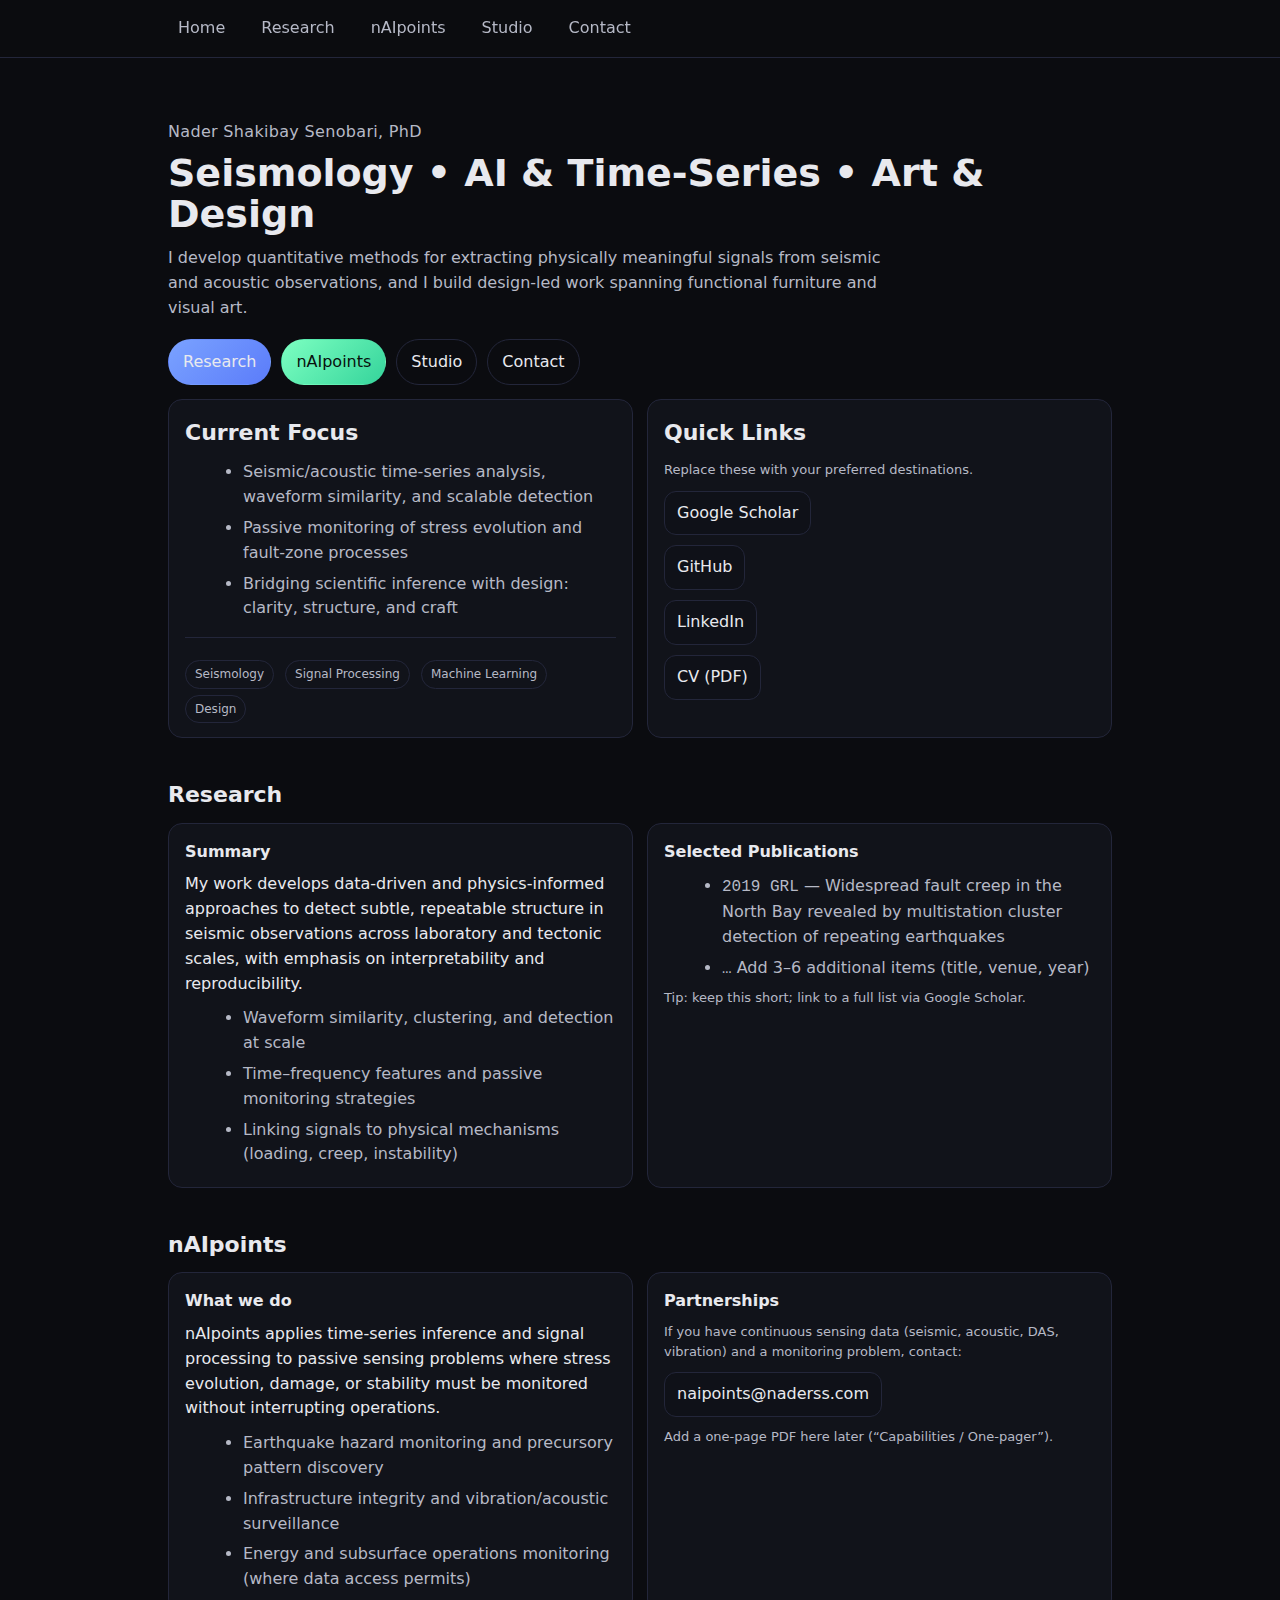
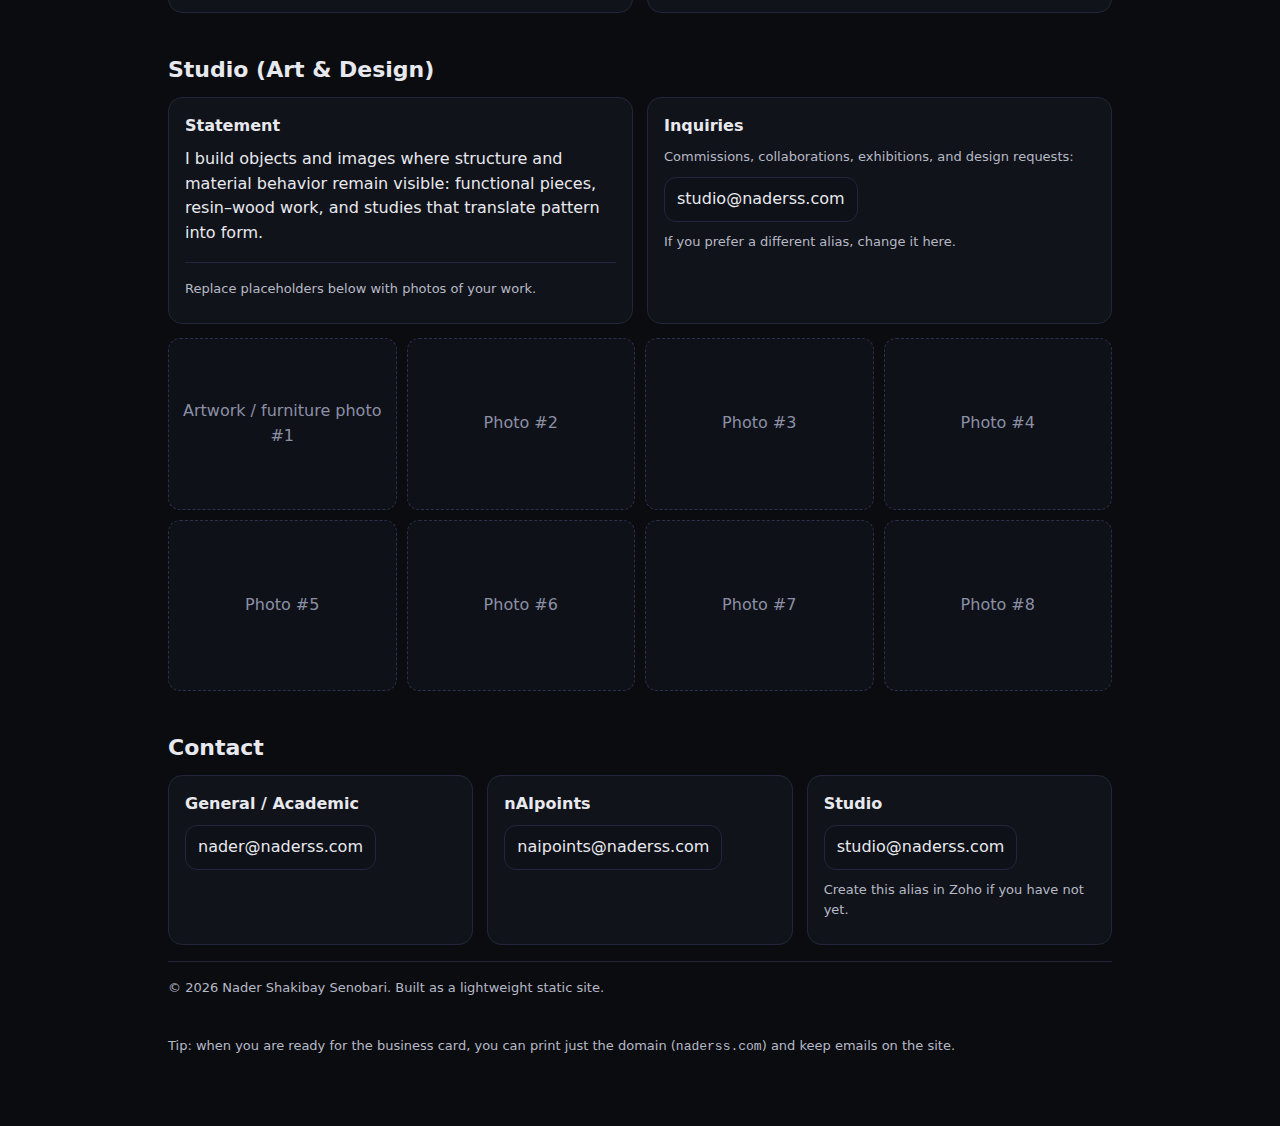
<file: naipoints/index.html>
<!doctype html>
<html lang="en">
<head>
  <meta charset="utf-8" />
  <meta name="viewport" content="width=device-width, initial-scale=1" />
  <title>Nader Shakibay Senobari | Research • nAIpoints • Studio</title>
  <meta name="description" content="Nader Shakibay Senobari — Seismology, AI & time-series analysis, and art/design." />

  <style>
    :root{
      --bg:#0b0c10;
      --card:#11131a;
      --text:#e8e9ee;
      --muted:#b6b9c6;
      --line:#23263a;
      --accent:#7aa2ff;
      --accent2:#7cffc1;
      --max:980px;
      --r:14px;
    }
    *{box-sizing:border-box}
    html,body{margin:0; padding:0; background:var(--bg); color:var(--text); font:16px/1.55 system-ui,-apple-system,Segoe UI,Roboto,Helvetica,Arial,sans-serif}
    a{color:inherit}
    .wrap{max-width:var(--max); margin:0 auto; padding:28px 18px 70px}
    header{padding:34px 0 14px}
    .kicker{color:var(--muted); letter-spacing:.02em}
    h1{margin:8px 0 10px; font-size:38px; line-height:1.1}
    .subtitle{color:var(--muted); max-width:70ch}
    .btns{display:flex; flex-wrap:wrap; gap:10px; margin-top:18px}
    .btn{
      display:inline-flex; align-items:center; justify-content:center;
      padding:10px 14px; border-radius:999px; border:1px solid var(--line);
      background:transparent; text-decoration:none; color:var(--text);
    }
    .btn.primary{border-color:transparent; background:linear-gradient(135deg,var(--accent),#5b7cfa)}
    .btn.secondary{border-color:transparent; background:linear-gradient(135deg,var(--accent2),#35d49b); color:#08110d}
    nav{position:sticky; top:0; z-index:10; background:rgba(11,12,16,.82); backdrop-filter:blur(10px); border-bottom:1px solid var(--line)}
    nav .bar{max-width:var(--max); margin:0 auto; padding:10px 18px; display:flex; gap:16px; overflow:auto}
    nav a{color:var(--muted); text-decoration:none; white-space:nowrap; padding:6px 10px; border-radius:999px}
    nav a:hover{color:var(--text); background:#0f1118}
    section{margin-top:22px; padding-top:18px}
    .grid{display:grid; gap:14px; grid-template-columns:1fr}
    @media (min-width:840px){
      .grid.two{grid-template-columns:1fr 1fr}
      .grid.three{grid-template-columns:1fr 1fr 1fr}
    }
    .card{
      background:var(--card); border:1px solid var(--line);
      border-radius:var(--r); padding:16px 16px 14px
    }
    h2{margin:0 0 10px; font-size:22px}
    h3{margin:0 0 8px; font-size:16px}
    p{margin:0 0 10px}
    ul{margin:10px 0 0 18px; color:var(--muted)}
    li{margin:6px 0}
    .tag{display:inline-block; font-size:12px; color:var(--muted); border:1px solid var(--line); padding:4px 9px; border-radius:999px; margin:6px 6px 0 0}
    .hr{height:1px; background:var(--line); margin:16px 0}
    .small{font-size:13px; color:var(--muted)}
    .mono{font-family:ui-monospace,SFMono-Regular,Menlo,Monaco,Consolas,monospace}
    .gallery{display:grid; gap:10px; grid-template-columns:repeat(2,1fr)}
    @media (min-width:840px){ .gallery{grid-template-columns:repeat(4,1fr)} }
    .ph{
      aspect-ratio: 4/3; border-radius:12px; border:1px dashed #2a2f4a;
      display:flex; align-items:center; justify-content:center; color:#8b90a6; background:#0f1118;
      text-align:center; padding:10px
    }
    footer{margin-top:38px; color:var(--muted)}
    .pill{
      display:inline-flex; gap:8px; align-items:center; padding:9px 12px;
      border-radius:12px; border:1px solid var(--line); background:#0f1118;
      text-decoration:none
    }
  </style>
</head>

<body>

<nav>
  <div class="bar">
    <a href="#home">Home</a>
    <a href="#research">Research</a>
    <a href="#naipoints">nAIpoints</a>
    <a href="#studio">Studio</a>
    <a href="#contact">Contact</a>
  </div>
</nav>

<div class="wrap" id="home">
  <header>
    <div class="kicker">Nader Shakibay Senobari, PhD</div>
    <h1>Seismology • AI & Time-Series • Art & Design</h1>
    <p class="subtitle">
      I develop quantitative methods for extracting physically meaningful signals from seismic and acoustic observations,
      and I build design-led work spanning functional furniture and visual art.
    </p>

    <div class="btns">
      <a class="btn primary" href="#research">Research</a>
      <a class="btn secondary" href="#naipoints">nAIpoints</a>
      <a class="btn" href="#studio">Studio</a>
      <a class="btn" href="#contact">Contact</a>
    </div>
  </header>

  <div class="grid two">
    <div class="card">
      <h2>Current Focus</h2>
      <ul>
        <li>Seismic/acoustic time-series analysis, waveform similarity, and scalable detection</li>
        <li>Passive monitoring of stress evolution and fault-zone processes</li>
        <li>Bridging scientific inference with design: clarity, structure, and craft</li>
      </ul>
      <div class="hr"></div>
      <div class="tag">Seismology</div>
      <div class="tag">Signal Processing</div>
      <div class="tag">Machine Learning</div>
      <div class="tag">Design</div>
    </div>

    <div class="card">
      <h2>Quick Links</h2>
      <p class="small">Replace these with your preferred destinations.</p>
      <p><a class="pill" href="#" target="_blank" rel="noopener">Google Scholar</a></p>
      <p><a class="pill" href="#" target="_blank" rel="noopener">GitHub</a></p>
      <p><a class="pill" href="#" target="_blank" rel="noopener">LinkedIn</a></p>
      <p><a class="pill" href="#" target="_blank" rel="noopener">CV (PDF)</a></p>
    </div>
  </div>

  <section id="research">
    <h2>Research</h2>
    <div class="grid two">
      <div class="card">
        <h3>Summary</h3>
        <p>
          My work develops data-driven and physics-informed approaches to detect subtle, repeatable structure in seismic
          observations across laboratory and tectonic scales, with emphasis on interpretability and reproducibility.
        </p>
        <ul>
          <li>Waveform similarity, clustering, and detection at scale</li>
          <li>Time–frequency features and passive monitoring strategies</li>
          <li>Linking signals to physical mechanisms (loading, creep, instability)</li>
        </ul>
      </div>

      <div class="card">
        <h3>Selected Publications</h3>
        <ul>
          <li><span class="mono">2019 GRL</span> — Widespread fault creep in the North Bay revealed by multistation cluster detection of repeating earthquakes</li>
          <li><span class="mono">…</span> Add 3–6 additional items (title, venue, year)</li>
        </ul>
        <p class="small">Tip: keep this short; link to a full list via Google Scholar.</p>
      </div>
    </div>
  </section>

  <section id="naipoints">
    <h2>nAIpoints</h2>
    <div class="grid two">
      <div class="card">
        <h3>What we do</h3>
        <p>
          nAIpoints applies time-series inference and signal processing to passive sensing problems where stress evolution,
          damage, or stability must be monitored without interrupting operations.
        </p>
        <ul>
          <li>Earthquake hazard monitoring and precursory pattern discovery</li>
          <li>Infrastructure integrity and vibration/acoustic surveillance</li>
          <li>Energy and subsurface operations monitoring (where data access permits)</li>
        </ul>
      </div>

      <div class="card">
        <h3>Partnerships</h3>
        <p class="small">
          If you have continuous sensing data (seismic, acoustic, DAS, vibration) and a monitoring problem, contact:
        </p>
        <p><a class="pill" href="mailto:naipoints@naderss.com">naipoints@naderss.com</a></p>
        <p class="small">Add a one-page PDF here later (“Capabilities / One-pager”).</p>
      </div>
    </div>
  </section>

  <section id="studio">
    <h2>Studio (Art & Design)</h2>
    <div class="grid two">
      <div class="card">
        <h3>Statement</h3>
        <p>
          I build objects and images where structure and material behavior remain visible: functional pieces, resin–wood work,
          and studies that translate pattern into form.
        </p>
        <div class="hr"></div>
        <p class="small">Replace placeholders below with photos of your work.</p>
      </div>

      <div class="card">
        <h3>Inquiries</h3>
        <p class="small">Commissions, collaborations, exhibitions, and design requests:</p>
        <p><a class="pill" href="mailto:studio@naderss.com">studio@naderss.com</a></p>
        <p class="small">If you prefer a different alias, change it here.</p>
      </div>
    </div>

    <div class="gallery" style="margin-top:14px">
      <div class="ph">Artwork / furniture photo #1</div>
      <div class="ph">Photo #2</div>
      <div class="ph">Photo #3</div>
      <div class="ph">Photo #4</div>
      <div class="ph">Photo #5</div>
      <div class="ph">Photo #6</div>
      <div class="ph">Photo #7</div>
      <div class="ph">Photo #8</div>
    </div>
  </section>

  <section id="contact">
    <h2>Contact</h2>
    <div class="grid three">
      <div class="card">
        <h3>General / Academic</h3>
        <p><a class="pill" href="mailto:nader@naderss.com">nader@naderss.com</a></p>
      </div>
      <div class="card">
        <h3>nAIpoints</h3>
        <p><a class="pill" href="mailto:naipoints@naderss.com">naipoints@naderss.com</a></p>
      </div>
      <div class="card">
        <h3>Studio</h3>
        <p><a class="pill" href="mailto:studio@naderss.com">studio@naderss.com</a></p>
        <p class="small">Create this alias in Zoho if you have not yet.</p>
      </div>
    </div>

    <div class="hr"></div>
    <p class="small">
      © <span id="yr"></span> Nader Shakibay Senobari. Built as a lightweight static site.
    </p>
  </section>

  <footer class="small">
    Tip: when you are ready for the business card, you can print just the domain (<span class="mono">naderss.com</span>) and keep emails on the site.
  </footer>
</div>

<script>
  document.getElementById("yr").textContent = new Date().getFullYear();
</script>

</body>
</html>
</file>
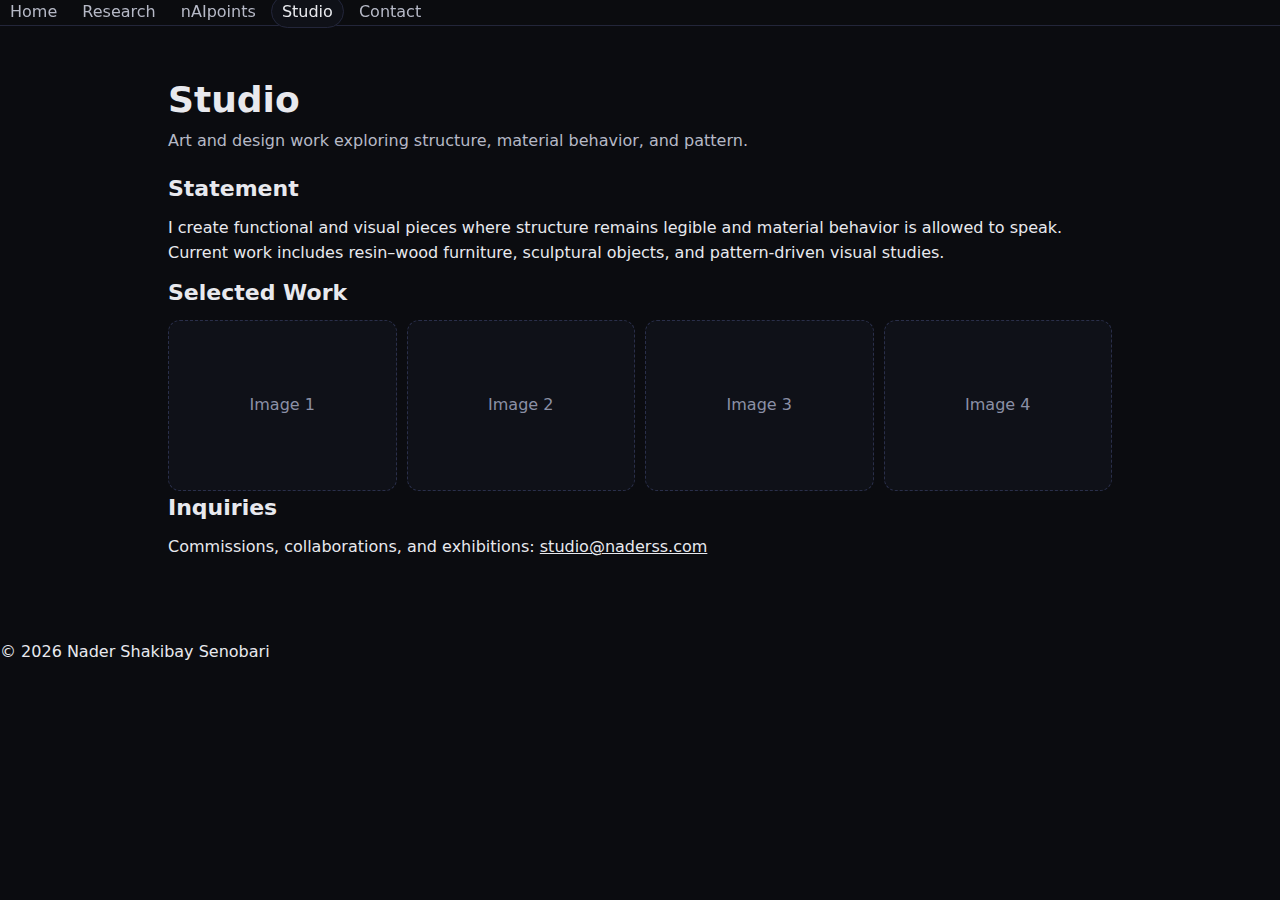
<file: studio/index.html>
<!doctype html>
<html lang="en">
<head>
  <meta charset="utf-8">
  <title>Studio | Nader Shakibay Senobari</title>
  <meta name="viewport" content="width=device-width, initial-scale=1">
  <meta name="description" content="Studio work by Nader Shakibay Senobari — art, design, and functional objects.">

  <link rel="stylesheet" href="/assets/style.css">
</head>

<body>

<nav class="site-nav">
  <a href="/">Home</a>
  <a href="/research/">Research</a>
  <a href="/naipoints/">nAIpoints</a>
  <a href="/studio/" aria-current="page">Studio</a>
  <a href="/contact/">Contact</a>
</nav>

<main class="wrap">
  <header>
    <h1>Studio</h1>
    <p class="subtitle">
      Art and design work exploring structure, material behavior, and pattern.
    </p>
  </header>

  <section>
    <h2>Statement</h2>
    <p>
      I create functional and visual pieces where structure remains legible and material
      behavior is allowed to speak. Current work includes resin–wood furniture,
      sculptural objects, and pattern-driven visual studies.
    </p>
  </section>

  <section>
    <h2>Selected Work</h2>
    <div class="gallery">
      <div class="ph">Image 1</div>
      <div class="ph">Image 2</div>
      <div class="ph">Image 3</div>
      <div class="ph">Image 4</div>
    </div>
  </section>

  <section>
    <h2>Inquiries</h2>
    <p>
      Commissions, collaborations, and exhibitions:
      <a href="mailto:studio@naderss.com">studio@naderss.com</a>
    </p>
  </section>
</main>

<footer>
  <p>© <span id="yr"></span> Nader Shakibay Senobari</p>
</footer>

<script>
  document.getElementById("yr").textContent = new Date().getFullYear();
</script>

</body>
</html>
</file>
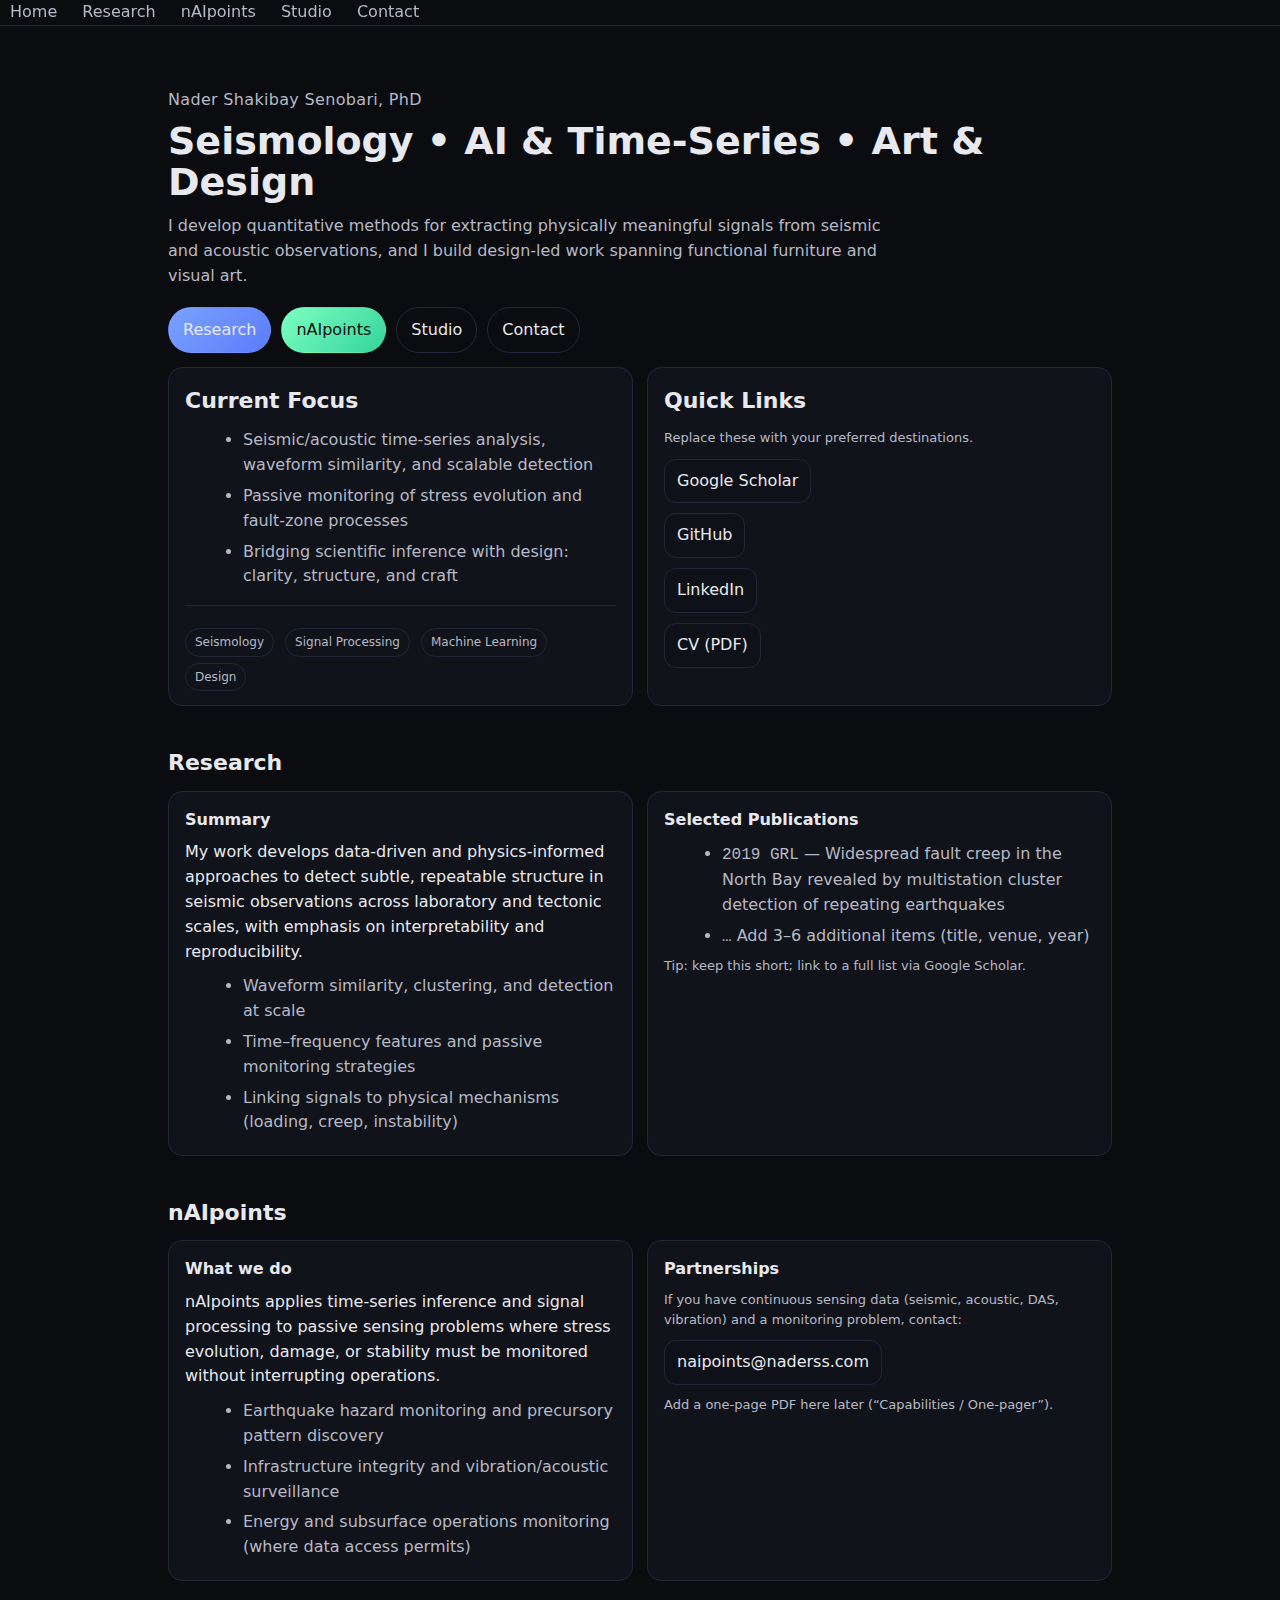
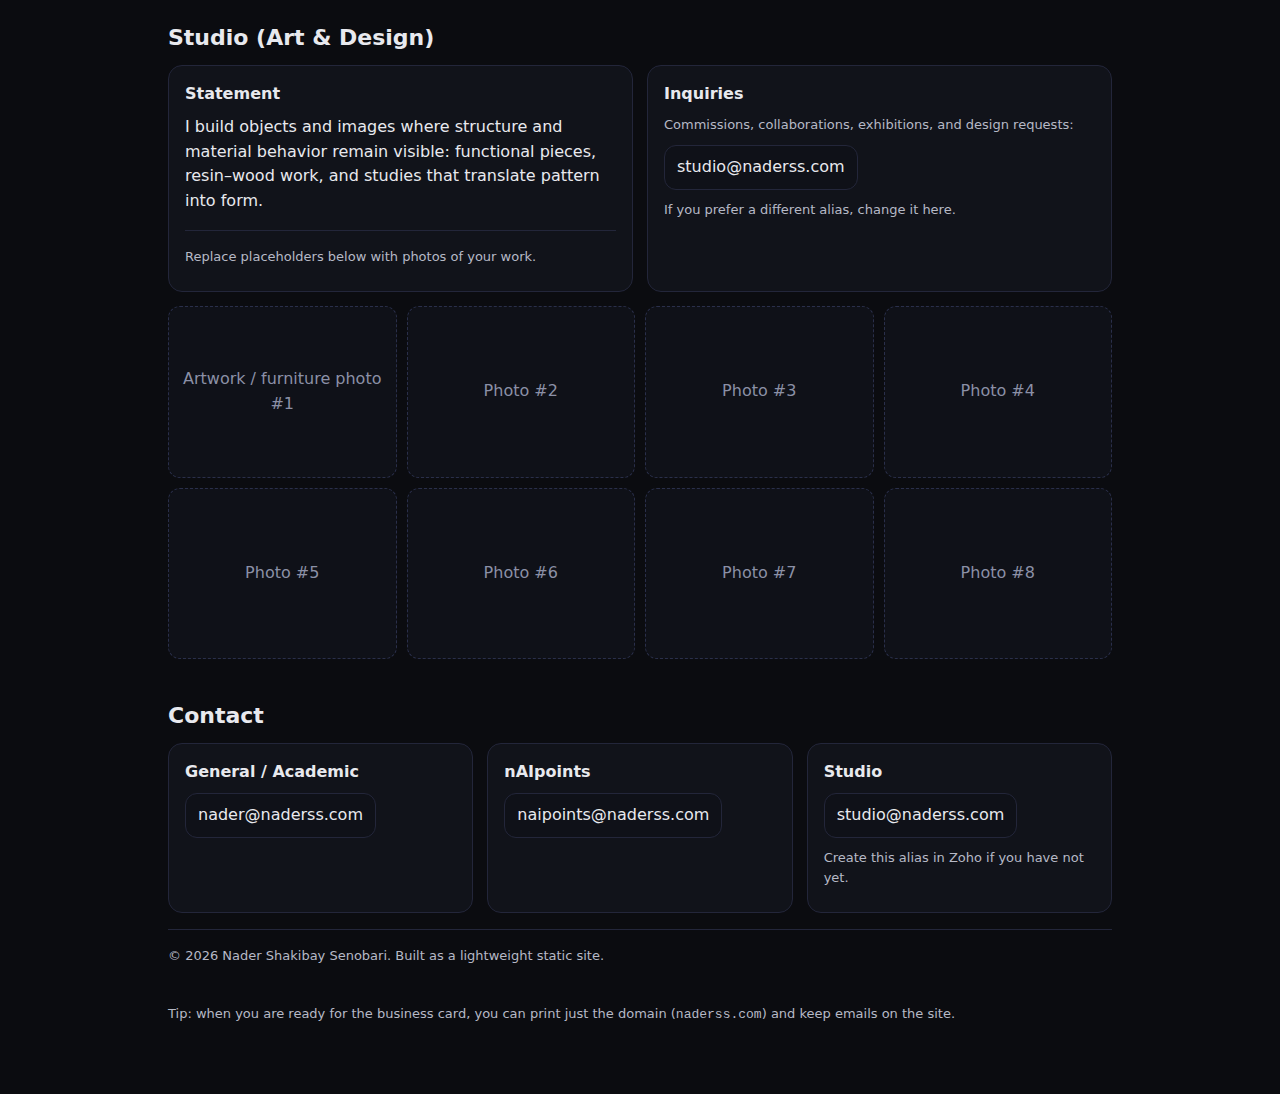
<file: old_index.html>
<!doctype html>
<html lang="en">
<head>
  <meta charset="utf-8" />
  <meta name="viewport" content="width=device-width, initial-scale=1" />
  <title>Nader Shakibay Senobari | Research • nAIpoints • Studio</title>
  <meta name="description" content="Nader Shakibay Senobari — Seismology, AI & time-series analysis, and art/design." />

  <style>
    :root{
      --bg:#0b0c10;
      --card:#11131a;
      --text:#e8e9ee;
      --muted:#b6b9c6;
      --line:#23263a;
      --accent:#7aa2ff;
      --accent2:#7cffc1;
      --max:980px;
      --r:14px;
    }
    *{box-sizing:border-box}
    html,body{margin:0; padding:0; background:var(--bg); color:var(--text); font:16px/1.55 system-ui,-apple-system,Segoe UI,Roboto,Helvetica,Arial,sans-serif}
    a{color:inherit}
    .wrap{max-width:var(--max); margin:0 auto; padding:28px 18px 70px}
    header{padding:34px 0 14px}
    .kicker{color:var(--muted); letter-spacing:.02em}
    h1{margin:8px 0 10px; font-size:38px; line-height:1.1}
    .subtitle{color:var(--muted); max-width:70ch}
    .btns{display:flex; flex-wrap:wrap; gap:10px; margin-top:18px}
    .btn{
      display:inline-flex; align-items:center; justify-content:center;
      padding:10px 14px; border-radius:999px; border:1px solid var(--line);
      background:transparent; text-decoration:none; color:var(--text);
    }
    .btn.primary{border-color:transparent; background:linear-gradient(135deg,var(--accent),#5b7cfa)}
    .btn.secondary{border-color:transparent; background:linear-gradient(135deg,var(--accent2),#35d49b); color:#08110d}
    nav{position:sticky; top:0; z-index:10; background:rgba(11,12,16,.82); backdrop-filter:blur(10px); border-bottom:1px solid var(--line)}
    nav .bar{max-width:var(--max); margin:0 auto; padding:10px 18px; display:flex; gap:16px; overflow:auto}
    nav a{color:var(--muted); text-decoration:none; white-space:nowrap; padding:6px 10px; border-radius:999px}
    nav a:hover{color:var(--text); background:#0f1118}
    section{margin-top:22px; padding-top:18px}
    .grid{display:grid; gap:14px; grid-template-columns:1fr}
    @media (min-width:840px){
      .grid.two{grid-template-columns:1fr 1fr}
      .grid.three{grid-template-columns:1fr 1fr 1fr}
    }
    .card{
      background:var(--card); border:1px solid var(--line);
      border-radius:var(--r); padding:16px 16px 14px
    }
    h2{margin:0 0 10px; font-size:22px}
    h3{margin:0 0 8px; font-size:16px}
    p{margin:0 0 10px}
    ul{margin:10px 0 0 18px; color:var(--muted)}
    li{margin:6px 0}
    .tag{display:inline-block; font-size:12px; color:var(--muted); border:1px solid var(--line); padding:4px 9px; border-radius:999px; margin:6px 6px 0 0}
    .hr{height:1px; background:var(--line); margin:16px 0}
    .small{font-size:13px; color:var(--muted)}
    .mono{font-family:ui-monospace,SFMono-Regular,Menlo,Monaco,Consolas,monospace}
    .gallery{display:grid; gap:10px; grid-template-columns:repeat(2,1fr)}
    @media (min-width:840px){ .gallery{grid-template-columns:repeat(4,1fr)} }
    .ph{
      aspect-ratio: 4/3; border-radius:12px; border:1px dashed #2a2f4a;
      display:flex; align-items:center; justify-content:center; color:#8b90a6; background:#0f1118;
      text-align:center; padding:10px
    }
    footer{margin-top:38px; color:var(--muted)}
    .pill{
      display:inline-flex; gap:8px; align-items:center; padding:9px 12px;
      border-radius:12px; border:1px solid var(--line); background:#0f1118;
      text-decoration:none
    }
  </style>
</head>

<body>

<nav>
  <a href="../">Home</a>
  <a href="../research/">Research</a>
  <a href="../naipoints/">nAIpoints</a>
  <a href="../studio/">Studio</a>
  <a href="../contact/">Contact</a>
</nav>

<div class="wrap" id="home">
  <header>
    <div class="kicker">Nader Shakibay Senobari, PhD</div>
    <h1>Seismology • AI & Time-Series • Art & Design</h1>
    <p class="subtitle">
      I develop quantitative methods for extracting physically meaningful signals from seismic and acoustic observations,
      and I build design-led work spanning functional furniture and visual art.
    </p>

    <div class="btns">
      <a class="btn primary" href="#research">Research</a>
      <a class="btn secondary" href="#naipoints">nAIpoints</a>
      <a class="btn" href="#studio">Studio</a>
      <a class="btn" href="#contact">Contact</a>
    </div>
  </header>

  <div class="grid two">
    <div class="card">
      <h2>Current Focus</h2>
      <ul>
        <li>Seismic/acoustic time-series analysis, waveform similarity, and scalable detection</li>
        <li>Passive monitoring of stress evolution and fault-zone processes</li>
        <li>Bridging scientific inference with design: clarity, structure, and craft</li>
      </ul>
      <div class="hr"></div>
      <div class="tag">Seismology</div>
      <div class="tag">Signal Processing</div>
      <div class="tag">Machine Learning</div>
      <div class="tag">Design</div>
    </div>

    <div class="card">
      <h2>Quick Links</h2>
      <p class="small">Replace these with your preferred destinations.</p>
      <p><a class="pill" href="#" target="_blank" rel="noopener">Google Scholar</a></p>
      <p><a class="pill" href="#" target="_blank" rel="noopener">GitHub</a></p>
      <p><a class="pill" href="#" target="_blank" rel="noopener">LinkedIn</a></p>
      <p><a class="pill" href="#" target="_blank" rel="noopener">CV (PDF)</a></p>
    </div>
  </div>

  <section id="research">
    <h2>Research</h2>
    <div class="grid two">
      <div class="card">
        <h3>Summary</h3>
        <p>
          My work develops data-driven and physics-informed approaches to detect subtle, repeatable structure in seismic
          observations across laboratory and tectonic scales, with emphasis on interpretability and reproducibility.
        </p>
        <ul>
          <li>Waveform similarity, clustering, and detection at scale</li>
          <li>Time–frequency features and passive monitoring strategies</li>
          <li>Linking signals to physical mechanisms (loading, creep, instability)</li>
        </ul>
      </div>

      <div class="card">
        <h3>Selected Publications</h3>
        <ul>
          <li><span class="mono">2019 GRL</span> — Widespread fault creep in the North Bay revealed by multistation cluster detection of repeating earthquakes</li>
          <li><span class="mono">…</span> Add 3–6 additional items (title, venue, year)</li>
        </ul>
        <p class="small">Tip: keep this short; link to a full list via Google Scholar.</p>
      </div>
    </div>
  </section>

  <section id="naipoints">
    <h2>nAIpoints</h2>
    <div class="grid two">
      <div class="card">
        <h3>What we do</h3>
        <p>
          nAIpoints applies time-series inference and signal processing to passive sensing problems where stress evolution,
          damage, or stability must be monitored without interrupting operations.
        </p>
        <ul>
          <li>Earthquake hazard monitoring and precursory pattern discovery</li>
          <li>Infrastructure integrity and vibration/acoustic surveillance</li>
          <li>Energy and subsurface operations monitoring (where data access permits)</li>
        </ul>
      </div>

      <div class="card">
        <h3>Partnerships</h3>
        <p class="small">
          If you have continuous sensing data (seismic, acoustic, DAS, vibration) and a monitoring problem, contact:
        </p>
        <p><a class="pill" href="mailto:naipoints@naderss.com">naipoints@naderss.com</a></p>
        <p class="small">Add a one-page PDF here later (“Capabilities / One-pager”).</p>
      </div>
    </div>
  </section>

  <section id="studio">
    <h2>Studio (Art & Design)</h2>
    <div class="grid two">
      <div class="card">
        <h3>Statement</h3>
        <p>
          I build objects and images where structure and material behavior remain visible: functional pieces, resin–wood work,
          and studies that translate pattern into form.
        </p>
        <div class="hr"></div>
        <p class="small">Replace placeholders below with photos of your work.</p>
      </div>

      <div class="card">
        <h3>Inquiries</h3>
        <p class="small">Commissions, collaborations, exhibitions, and design requests:</p>
        <p><a class="pill" href="mailto:studio@naderss.com">studio@naderss.com</a></p>
        <p class="small">If you prefer a different alias, change it here.</p>
      </div>
    </div>

    <div class="gallery" style="margin-top:14px">
      <div class="ph">Artwork / furniture photo #1</div>
      <div class="ph">Photo #2</div>
      <div class="ph">Photo #3</div>
      <div class="ph">Photo #4</div>
      <div class="ph">Photo #5</div>
      <div class="ph">Photo #6</div>
      <div class="ph">Photo #7</div>
      <div class="ph">Photo #8</div>
    </div>
  </section>

  <section id="contact">
    <h2>Contact</h2>
    <div class="grid three">
      <div class="card">
        <h3>General / Academic</h3>
        <p><a class="pill" href="mailto:nader@naderss.com">nader@naderss.com</a></p>
      </div>
      <div class="card">
        <h3>nAIpoints</h3>
        <p><a class="pill" href="mailto:naipoints@naderss.com">naipoints@naderss.com</a></p>
      </div>
      <div class="card">
        <h3>Studio</h3>
        <p><a class="pill" href="mailto:studio@naderss.com">studio@naderss.com</a></p>
        <p class="small">Create this alias in Zoho if you have not yet.</p>
      </div>
    </div>

    <div class="hr"></div>
    <p class="small">
      © <span id="yr"></span> Nader Shakibay Senobari. Built as a lightweight static site.
    </p>
  </section>

  <footer class="small">
    Tip: when you are ready for the business card, you can print just the domain (<span class="mono">naderss.com</span>) and keep emails on the site.
  </footer>
</div>

<script>
  document.getElementById("yr").textContent = new Date().getFullYear();
</script>

</body>
</html>
</file>
<file: assets/style.css>
:root{
  --bg:#0b0c10;
  --card:#11131a;
  --text:#e8e9ee;
  --muted:#b6b9c6;
  --line:#23263a;
  --accent:#7aa2ff;
  --accent2:#7cffc1;
  --max:980px;
  --r:14px;
}
*{box-sizing:border-box}
html,body{margin:0; padding:0; background:var(--bg); color:var(--text); font:16px/1.55 system-ui,-apple-system,Segoe UI,Roboto,Helvetica,Arial,sans-serif}
a{color:inherit}
.wrap{max-width:var(--max); margin:0 auto; padding:28px 18px 70px}
header{padding:18px 0 8px}
.kicker{color:var(--muted); letter-spacing:.02em}
h1{margin:8px 0 10px; font-size:36px; line-height:1.1}
.subtitle{color:var(--muted); max-width:75ch}
h2{margin:0 0 10px; font-size:22px}
h3{margin:0 0 8px; font-size:16px}
p{margin:0 0 10px}
ul{margin:10px 0 0 18px; color:var(--muted)}
li{margin:6px 0}
.grid{display:grid; gap:14px; grid-template-columns:1fr}
@media (min-width:840px){ .grid.two{grid-template-columns:1fr 1fr} .grid.three{grid-template-columns:1fr 1fr 1fr} }
.card{background:var(--card); border:1px solid var(--line); border-radius:var(--r); padding:16px 16px 14px}
.hr{height:1px; background:var(--line); margin:16px 0}
.small{font-size:13px; color:var(--muted)}
.mono{font-family:ui-monospace,SFMono-Regular,Menlo,Monaco,Consolas,monospace}
.pill{display:inline-flex; gap:8px; align-items:center; padding:9px 12px; border-radius:12px; border:1px solid var(--line); background:#0f1118; text-decoration:none}
.tag{display:inline-block; font-size:12px; color:var(--muted); border:1px solid var(--line); padding:4px 9px; border-radius:999px; margin:6px 6px 0 0}
.gallery{display:grid; gap:10px; grid-template-columns:repeat(2,1fr)}
@media (min-width:840px){ .gallery{grid-template-columns:repeat(4,1fr)} }
.ph{aspect-ratio:4/3; border-radius:12px; border:1px dashed #2a2f4a; display:flex; align-items:center; justify-content:center; color:#8b90a6; background:#0f1118; text-align:center; padding:10px}

/* Navigation */
.site-nav{
  position:sticky; top:0; z-index:10;
  background:rgba(11,12,16,.82); backdrop-filter:blur(10px);
  border-bottom:1px solid var(--line);
}
.site-nav .bar{
  max-width:var(--max); margin:0 auto; padding:10px 18px;
  display:flex; gap:10px; overflow:auto;
}
.site-nav a{
  color:var(--muted); text-decoration:none; white-space:nowrap;
  padding:6px 10px; border-radius:999px;
}
.site-nav a:hover{color:var(--text); background:#0f1118}
.site-nav a[aria-current="page"]{color:var(--text); background:#0f1118; border:1px solid var(--line)}
</file>
